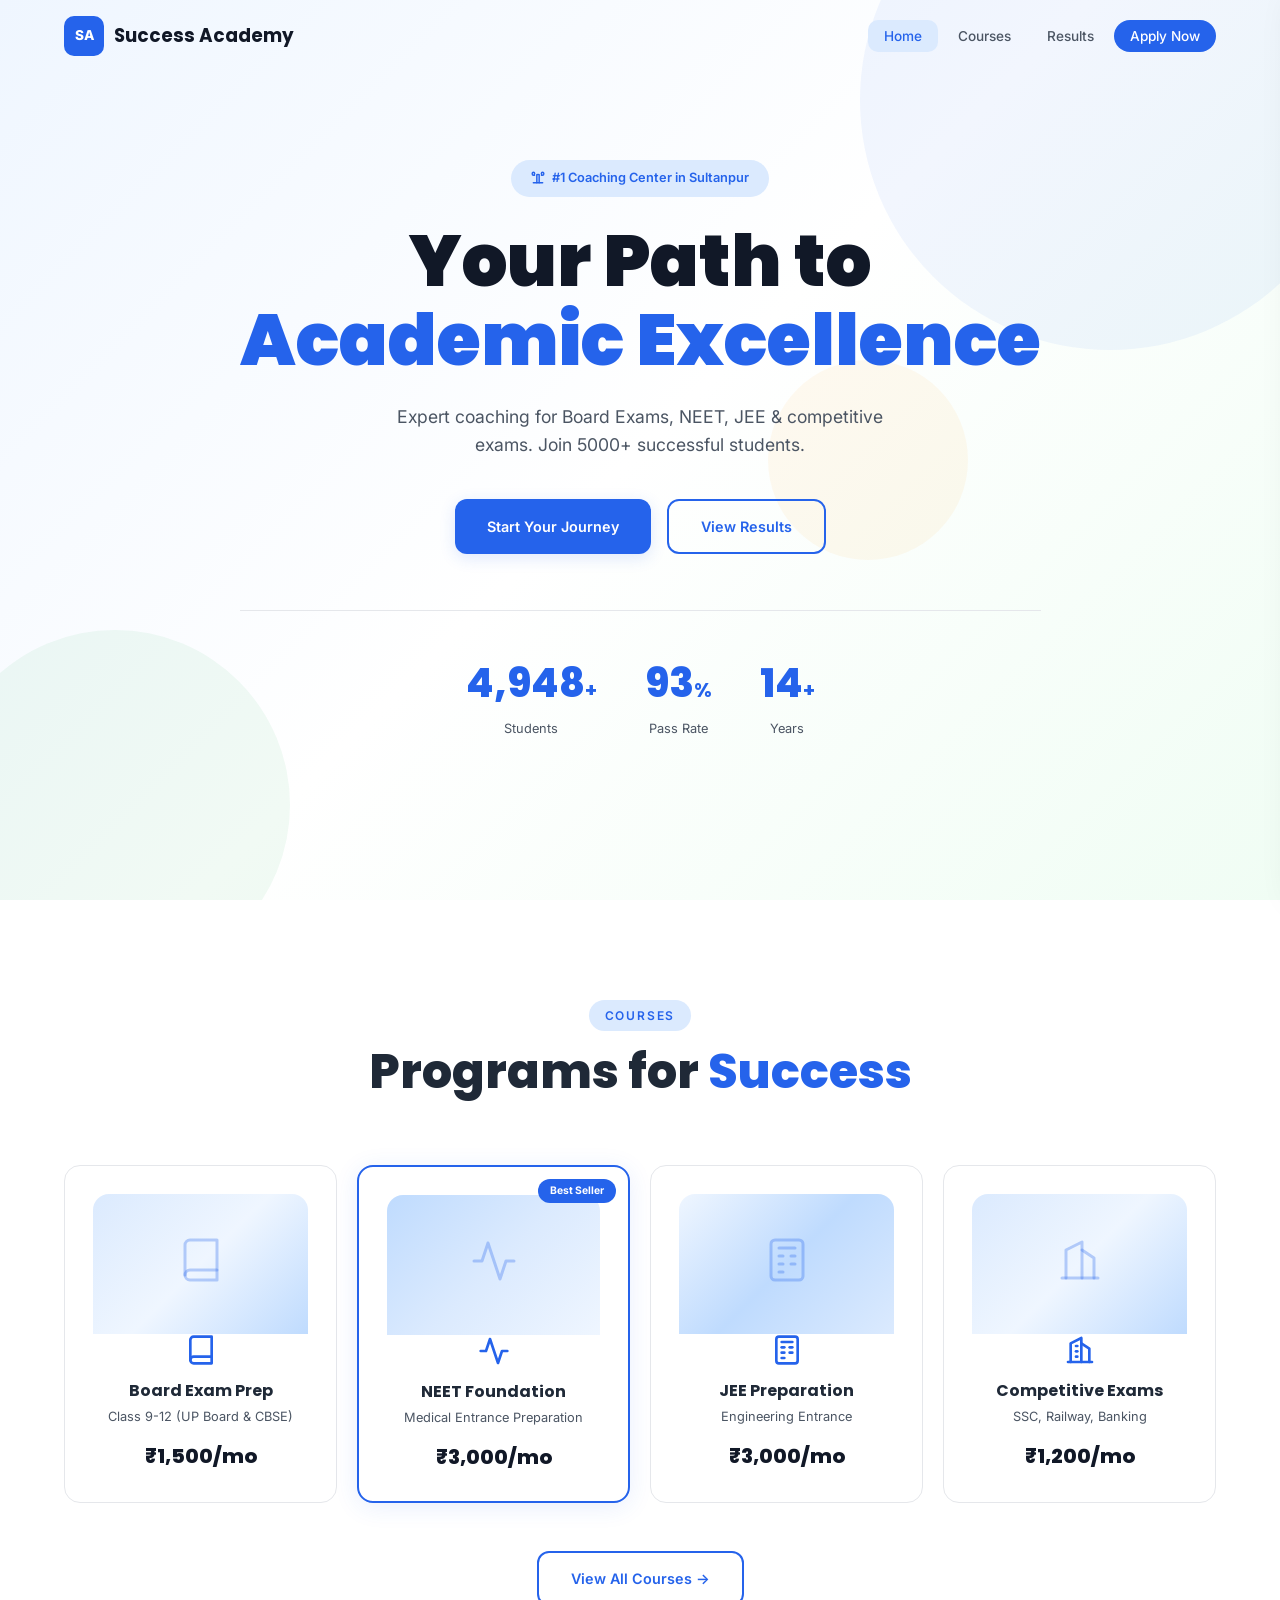
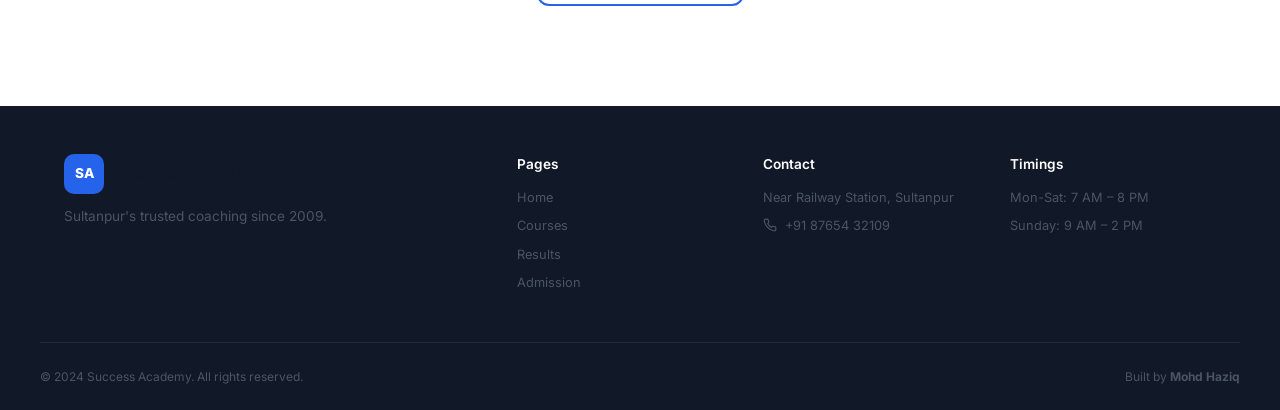
<file: index.html>
<!DOCTYPE html>
<html lang="en">
<head>
  <meta charset="UTF-8" /><meta name="viewport" content="width=device-width, initial-scale=1.0" />
  <title>Success Academy — Excel in Every Exam</title>
  <link rel="stylesheet" href="css/style.css" />
  <link href="https://fonts.googleapis.com/css2?family=Poppins:wght@400;500;600;700;800;900&family=Inter:wght@300;400;500;600;700&display=swap" rel="stylesheet" />
</head>
<body>
  <div class="sidebar-overlay" id="sidebarOverlay"></div>
  <aside class="sidebar" id="sidebar">
    <div class="sidebar-header">
      <div class="sidebar-logo">SA</div><span>Success Academy</span>
      <button class="sidebar-close" id="sidebarClose">✕</button>
    </div>
    <nav class="sidebar-nav">
      <a href="index.html" class="sidebar-link active"><span class="s-num">01</span>Home</a>
      <a href="pages/courses.html" class="sidebar-link"><span class="s-num">02</span>Courses</a>
      <a href="pages/results.html" class="sidebar-link"><span class="s-num">03</span>Results</a>
      <a href="pages/admission.html" class="sidebar-link"><span class="s-num">04</span>Admission</a>
    </nav>
    <div class="sidebar-footer">
      <div class="sidebar-badge"><svg width="14" height="14" viewBox="0 0 24 24" fill="none" stroke="var(--blue)" stroke-width="2" stroke-linecap="round" stroke-linejoin="round" style="vertical-align:-2px;margin-right:4px"><path d="M22 10v6M2 10l10-5 10 5-10 5z"/><path d="M6 12v5c3 3 9 3 12 0v-5"/></svg>3 Free Demo Classes</div>
      <a href="pages/admission.html" class="sidebar-cta">Apply Now</a>
    </div>
  </aside>
  <nav class="navbar" id="navbar">
    <div class="nav-container">
      <a href="index.html" class="nav-brand"><div class="brand-icon">SA</div><span class="brand-text">Success Academy</span></a>
      <ul class="nav-links" id="navLinks">
        <li><a href="index.html" class="nav-link active">Home</a></li>
        <li><a href="pages/courses.html" class="nav-link">Courses</a></li>
        <li><a href="pages/results.html" class="nav-link">Results</a></li>
        <li><a href="pages/admission.html" class="nav-link nav-cta">Apply Now</a></li>
      </ul>
      <button class="hamburger" id="hamburger" aria-label="Open menu"><span class="h-bar"></span><span class="h-bar h-mid"></span><span class="h-bar"></span></button>
    </div>
  </nav>

  <section class="hero">
    <div class="hero-shapes"><div class="shape s1"></div><div class="shape s2"></div><div class="shape s3"></div></div>
    <div class="container hero-content">
      <div class="hero-badge" data-fade><svg width="14" height="14" viewBox="0 0 24 24" fill="none" stroke="var(--blue)" stroke-width="2.5" stroke-linecap="round" stroke-linejoin="round" style="vertical-align:-2px;margin-right:4px"><path d="M6 9H4.5a2.5 2.5 0 0 1 0-5C7 4 6 7 6 7"/><path d="M18 9h1.5a2.5 2.5 0 0 0 0-5C17 4 18 7 18 7"/><path d="M4 22h16"/><path d="M10 22V8a6 6 0 0 1 4 0v14"/></svg> #1 Coaching Center in Sultanpur</div>
      <h1 class="hero-title" data-fade data-delay="150">Your Path to<br/><span class="hl">Academic Excellence</span></h1>
      <p class="hero-desc" data-fade data-delay="300">Expert coaching for Board Exams, NEET, JEE & competitive exams. Join 5000+ successful students.</p>
      <div class="hero-actions" data-fade data-delay="450">
        <a href="pages/admission.html" class="btn btn-primary">Start Your Journey</a>
        <a href="pages/results.html" class="btn btn-outline">View Results</a>
      </div>
      <div class="hero-stats" data-fade data-delay="600">
        <div class="hs"><span class="hs-n" data-count="5000">0</span><span class="hs-p">+</span><span class="hs-l">Students</span></div>
        <div class="hs"><span class="hs-n" data-count="95">0</span><span class="hs-p">%</span><span class="hs-l">Pass Rate</span></div>
        <div class="hs"><span class="hs-n" data-count="15">0</span><span class="hs-p">+</span><span class="hs-l">Years</span></div>
      </div>
    </div>
  </section>

  <section class="preview-courses section">
    <div class="container">
      <div class="section-header" data-fade><span class="section-tag">Courses</span><h2 class="section-title">Programs for <span class="hl">Success</span></h2></div>
      <div class="pc-grid">
        <div class="pc-card" data-fade><div class="pc-img-wrap board-bg"><div class="pc-img-icon"><svg width="48" height="48" viewBox="0 0 24 24" fill="none" stroke="rgba(37,99,235,.3)" stroke-width="1.5" stroke-linecap="round" stroke-linejoin="round"><path d="M4 19.5A2.5 2.5 0 0 1 6.5 17H20"/><path d="M6.5 2H20v20H6.5A2.5 2.5 0 0 1 4 19.5v-15A2.5 2.5 0 0 1 6.5 2z"/></svg></div></div><div class="pc-icon"><svg width="32" height="32" viewBox="0 0 24 24" fill="none" stroke="var(--blue)" stroke-width="2" stroke-linecap="round" stroke-linejoin="round"><path d="M4 19.5A2.5 2.5 0 0 1 6.5 17H20"/><path d="M6.5 2H20v20H6.5A2.5 2.5 0 0 1 4 19.5v-15A2.5 2.5 0 0 1 6.5 2z"/></svg></div><h3>Board Exam Prep</h3><p>Class 9-12 (UP Board & CBSE)</p><span class="pc-price">₹1,500/mo</span></div>
        <div class="pc-card featured" data-fade data-delay="100"><div class="pc-img-wrap neet-bg"><div class="pc-img-icon"><svg width="48" height="48" viewBox="0 0 24 24" fill="none" stroke="rgba(37,99,235,.3)" stroke-width="1.5" stroke-linecap="round" stroke-linejoin="round"><path d="M22 12h-4l-3 9L9 3l-3 9H2"/></svg></div></div><div class="pc-icon"><svg width="32" height="32" viewBox="0 0 24 24" fill="none" stroke="var(--blue)" stroke-width="2" stroke-linecap="round" stroke-linejoin="round"><path d="M22 12h-4l-3 9L9 3l-3 9H2"/></svg></div><div class="pc-badge">Best Seller</div><h3>NEET Foundation</h3><p>Medical Entrance Preparation</p><span class="pc-price">₹3,000/mo</span></div>
        <div class="pc-card" data-fade data-delay="200"><div class="pc-img-wrap jee-bg"><div class="pc-img-icon"><svg width="48" height="48" viewBox="0 0 24 24" fill="none" stroke="rgba(37,99,235,.3)" stroke-width="1.5" stroke-linecap="round" stroke-linejoin="round"><rect x="4" y="2" width="16" height="20" rx="2"/><line x1="8" y1="6" x2="16" y2="6"/><line x1="8" y1="10" x2="10" y2="10"/><line x1="14" y1="10" x2="16" y2="10"/><line x1="8" y1="14" x2="10" y2="14"/><line x1="14" y1="14" x2="16" y2="14"/><line x1="8" y1="18" x2="10" y2="18"/></svg></div></div><div class="pc-icon"><svg width="32" height="32" viewBox="0 0 24 24" fill="none" stroke="var(--blue)" stroke-width="2" stroke-linecap="round" stroke-linejoin="round"><rect x="4" y="2" width="16" height="20" rx="2"/><line x1="8" y1="6" x2="16" y2="6"/><line x1="8" y1="10" x2="10" y2="10"/><line x1="14" y1="10" x2="16" y2="10"/><line x1="8" y1="14" x2="10" y2="14"/><line x1="14" y1="14" x2="16" y2="14"/><line x1="8" y1="18" x2="10" y2="18"/></svg></div><h3>JEE Preparation</h3><p>Engineering Entrance</p><span class="pc-price">₹3,000/mo</span></div>
        <div class="pc-card" data-fade data-delay="300"><div class="pc-img-wrap comp-bg"><div class="pc-img-icon"><svg width="48" height="48" viewBox="0 0 24 24" fill="none" stroke="rgba(37,99,235,.3)" stroke-width="1.5" stroke-linecap="round" stroke-linejoin="round"><path d="M3 21h18"/><path d="M5 21V7l8-4v18"/><path d="M19 21V11l-6-4"/></svg></div></div><div class="pc-icon"><svg width="32" height="32" viewBox="0 0 24 24" fill="none" stroke="var(--blue)" stroke-width="2" stroke-linecap="round" stroke-linejoin="round"><path d="M3 21h18"/><path d="M5 21V7l8-4v18"/><path d="M19 21V11l-6-4"/><path d="M9 9h1"/><path d="M9 13h1"/><path d="M9 17h1"/></svg></div><h3>Competitive Exams</h3><p>SSC, Railway, Banking</p><span class="pc-price">₹1,200/mo</span></div>
      </div>
      <div class="section-cta" data-fade><a href="pages/courses.html" class="btn btn-outline">View All Courses →</a></div>
    </div>
  </section>

  <footer class="footer">
    <div class="container footer-grid">
      <div class="footer-brand"><div class="nav-brand"><div class="brand-icon">SA</div><span class="brand-text">Success Academy</span></div><p>Sultanpur's trusted coaching since 2009.</p></div>
      <div class="footer-col"><h4>Pages</h4><a href="index.html">Home</a><a href="pages/courses.html">Courses</a><a href="pages/results.html">Results</a><a href="pages/admission.html">Admission</a></div>
      <div class="footer-col"><h4>Contact</h4><p>Near Railway Station, Sultanpur</p><p><svg width="14" height="14" viewBox="0 0 24 24" fill="none" stroke="currentColor" stroke-width="2" stroke-linecap="round" stroke-linejoin="round" style="vertical-align:-2px;margin-right:4px"><path d="M22 16.92v3a2 2 0 0 1-2.18 2 19.79 19.79 0 0 1-8.63-3.07 19.5 19.5 0 0 1-6-6 19.79 19.79 0 0 1-3.07-8.67A2 2 0 0 1 4.11 2h3a2 2 0 0 1 2 1.72c.127.96.361 1.903.7 2.81a2 2 0 0 1-.45 2.11L8.09 9.91a16 16 0 0 0 6 6l1.27-1.27a2 2 0 0 1 2.11-.45c.907.339 1.85.573 2.81.7A2 2 0 0 1 22 16.92z"/></svg> +91 87654 32109</p></div>
      <div class="footer-col"><h4>Timings</h4><p>Mon-Sat: 7 AM – 8 PM</p><p>Sunday: 9 AM – 2 PM</p></div>
    </div>
    <div class="container footer-bottom"><p>© 2024 Success Academy. All rights reserved.</p><p>Built by <strong>Mohd Haziq</strong></p></div>
  </footer>
  <button class="back-to-top" id="backToTop">↑</button>
  <script src="js/main.js"></script>
</body>
</html>
</file>
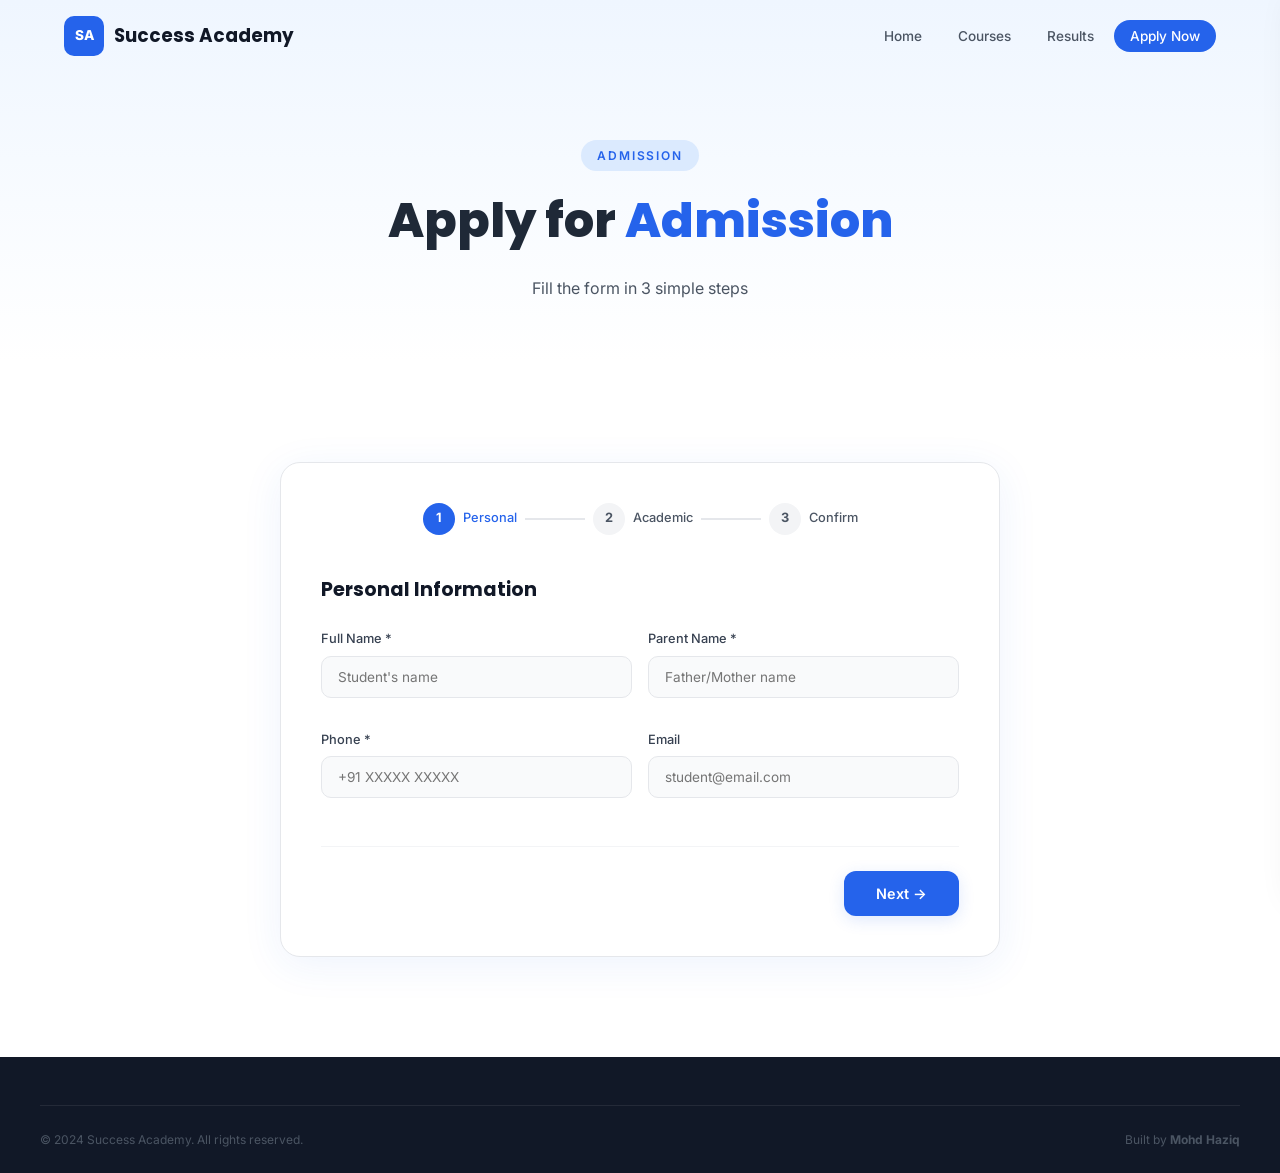
<file: pages/admission.html>
<!DOCTYPE html>
<html lang="en">
<head>
  <meta charset="UTF-8" /><meta name="viewport" content="width=device-width, initial-scale=1.0" />
  <title>Admission — Success Academy</title>
  <link rel="stylesheet" href="../css/style.css" />
  <link href="https://fonts.googleapis.com/css2?family=Poppins:wght@400;500;600;700;800;900&family=Inter:wght@300;400;500;600;700&display=swap" rel="stylesheet" />
</head>
<body>
  <div class="sidebar-overlay" id="sidebarOverlay"></div>
  <aside class="sidebar" id="sidebar">
    <div class="sidebar-header"><div class="sidebar-logo">SA</div><span>Success Academy</span><button class="sidebar-close" id="sidebarClose">✕</button></div>
    <nav class="sidebar-nav">
      <a href="../index.html" class="sidebar-link"><span class="s-num">01</span>Home</a>
      <a href="courses.html" class="sidebar-link"><span class="s-num">02</span>Courses</a>
      <a href="results.html" class="sidebar-link"><span class="s-num">03</span>Results</a>
      <a href="admission.html" class="sidebar-link active"><span class="s-num">04</span>Admission</a>
    </nav>
    <div class="sidebar-footer"><div class="sidebar-badge"><svg width="14" height="14" viewBox="0 0 24 24" fill="none" stroke="var(--blue)" stroke-width="2" stroke-linecap="round" stroke-linejoin="round" style="vertical-align:-2px;margin-right:4px"><path d="M22 10v6M2 10l10-5 10 5-10 5z"/><path d="M6 12v5c3 3 9 3 12 0v-5"/></svg>3 Free Demo Classes</div><a href="admission.html" class="sidebar-cta">Apply Now</a></div>
  </aside>
  <nav class="navbar scrolled" id="navbar">
    <div class="nav-container">
      <a href="../index.html" class="nav-brand"><div class="brand-icon">SA</div><span class="brand-text">Success Academy</span></a>
      <ul class="nav-links" id="navLinks"><li><a href="../index.html" class="nav-link">Home</a></li><li><a href="courses.html" class="nav-link">Courses</a></li><li><a href="results.html" class="nav-link">Results</a></li><li><a href="admission.html" class="nav-link nav-cta active">Apply Now</a></li></ul>
      <button class="hamburger" id="hamburger"><span class="h-bar"></span><span class="h-bar h-mid"></span><span class="h-bar"></span></button>
    </div>
  </nav>
  <section class="page-hero"><div class="container"><span class="section-tag" data-fade>Admission</span><h1 class="page-title" data-fade data-delay="200">Apply for <span class="hl">Admission</span></h1><p class="page-desc" data-fade data-delay="400">Fill the form in 3 simple steps</p></div></section>
  <section class="admission-section section">
    <div class="container">
      <div class="form-wrap" data-fade>
        <div class="steps">
          <div class="step active" data-step="1"><span>1</span>Personal</div>
          <div class="step-line"></div>
          <div class="step" data-step="2"><span>2</span>Academic</div>
          <div class="step-line"></div>
          <div class="step" data-step="3"><span>3</span>Confirm</div>
        </div>
        <form id="admissionForm">
          <div class="form-step active" data-step="1">
            <h3>Personal Information</h3>
            <div class="fg-grid"><div class="fg"><label>Full Name *</label><input type="text" id="fullName" required placeholder="Student's name" /></div><div class="fg"><label>Parent Name *</label><input type="text" id="parentName" required placeholder="Father/Mother name" /></div><div class="fg"><label>Phone *</label><input type="tel" id="phone" required placeholder="+91 XXXXX XXXXX" /></div><div class="fg"><label>Email</label><input type="email" id="email" placeholder="student@email.com" /></div></div>
            <div class="form-nav"><span></span><button type="button" class="btn btn-primary next-step">Next →</button></div>
          </div>
          <div class="form-step" data-step="2">
            <h3>Academic Details</h3>
            <div class="fg-grid"><div class="fg"><label>Class *</label><select id="class" required><option value="">Select</option><option>9th</option><option>10th</option><option>11th</option><option>12th</option><option>Dropper</option></select></div><div class="fg"><label>Board *</label><select id="board" required><option value="">Select</option><option>UP Board</option><option>CBSE</option></select></div><div class="fg"><label>Course *</label><select id="course" required><option value="">Select</option><option>Board Exam Prep</option><option>NEET Foundation</option><option>JEE Preparation</option><option>Competitive Exams</option></select></div><div class="fg"><label>Batch</label><select id="batch"><option value="">Any</option><option>Morning (7-10 AM)</option><option>Afternoon (2-5 PM)</option><option>Evening (5-8 PM)</option></select></div></div>
            <div class="form-nav"><button type="button" class="btn btn-outline prev-step">← Back</button><button type="button" class="btn btn-primary next-step">Next →</button></div>
          </div>
          <div class="form-step" data-step="3">
            <h3>Review & Confirm</h3>
            <div id="reviewSummary" class="review-summary"></div>
            <label class="check-label"><input type="checkbox" id="agreeTerms" required /><span>I confirm the information is correct.</span></label>
            <div class="form-nav"><button type="button" class="btn btn-outline prev-step">← Back</button><button type="submit" class="btn btn-primary">Submit Application</button></div>
          </div>
        </form>
      </div>
    </div>
  </section>
  <footer class="footer"><div class="container footer-bottom"><p>© 2024 Success Academy. All rights reserved.</p><p>Built by <strong>Mohd Haziq</strong></p></div></footer>
  <div id="toast" class="toast"></div>
  <script src="../js/main.js"></script>
</body>
</html>
</file>
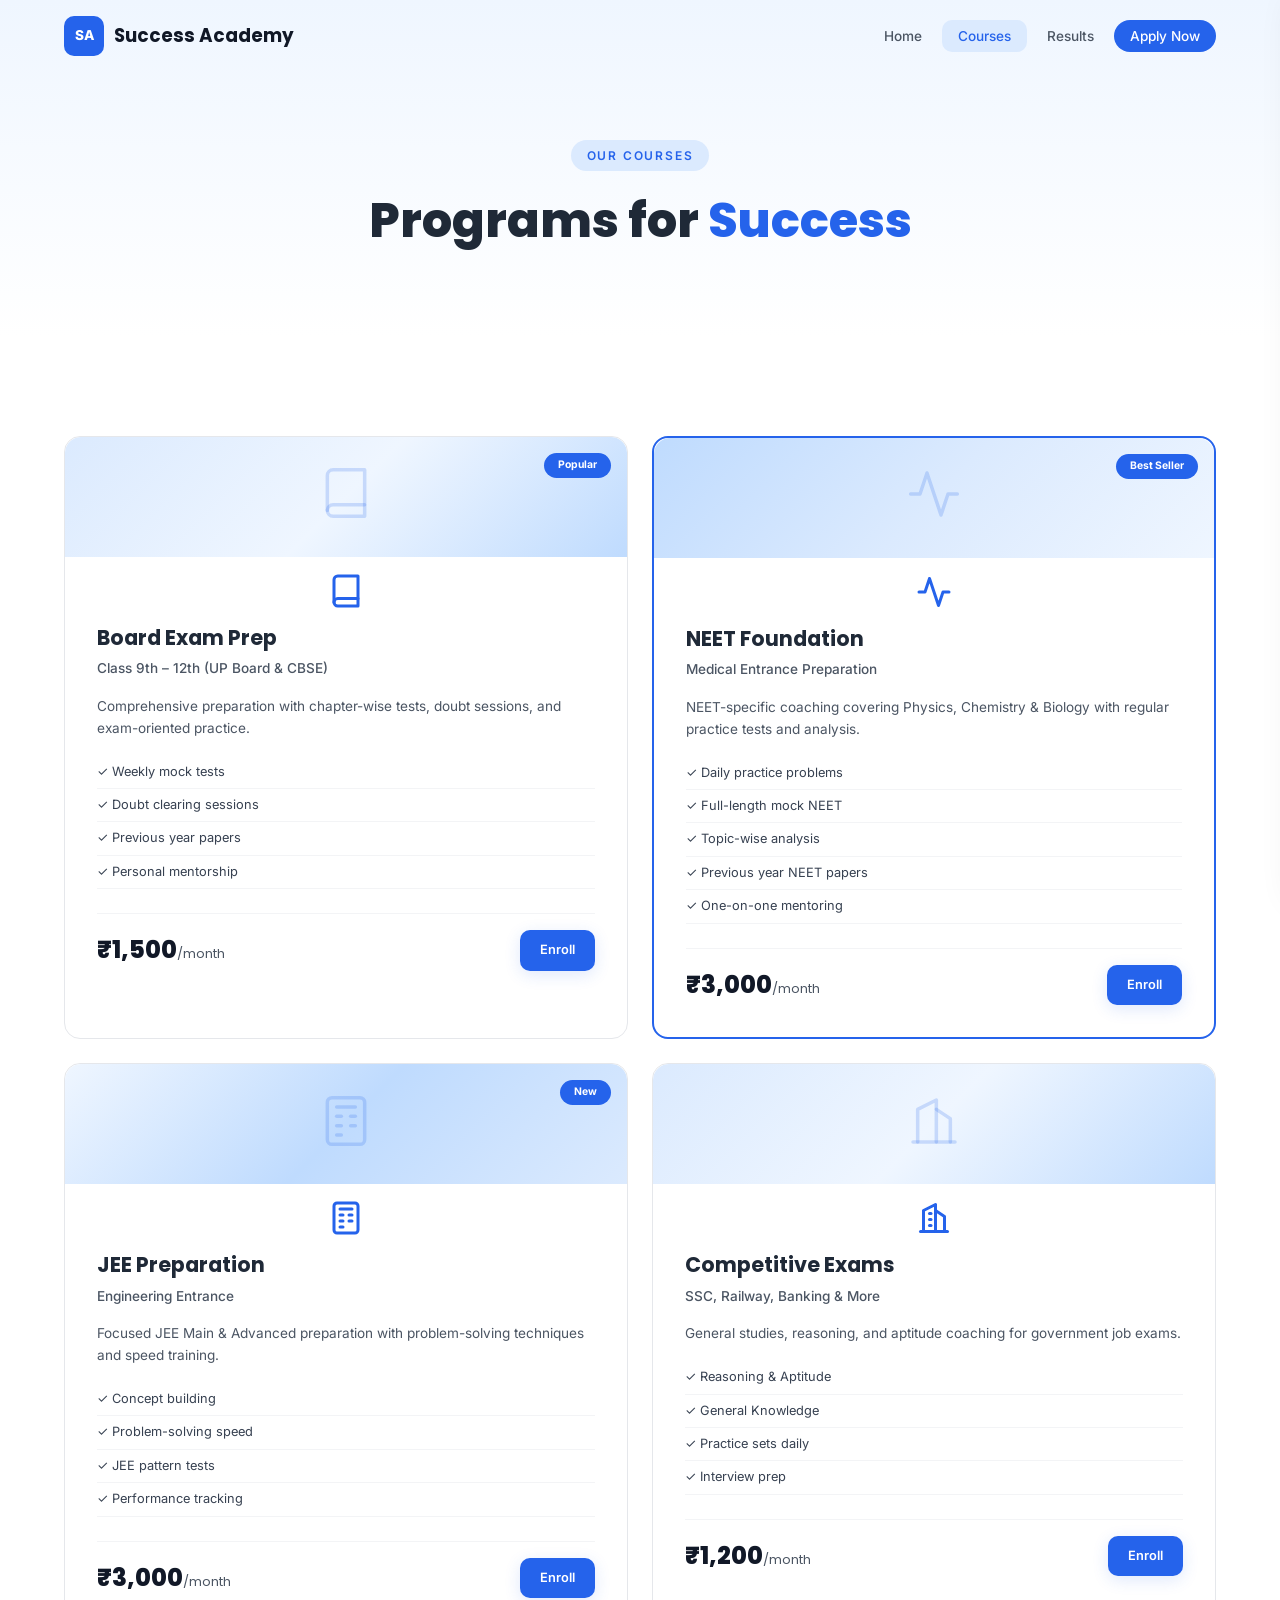
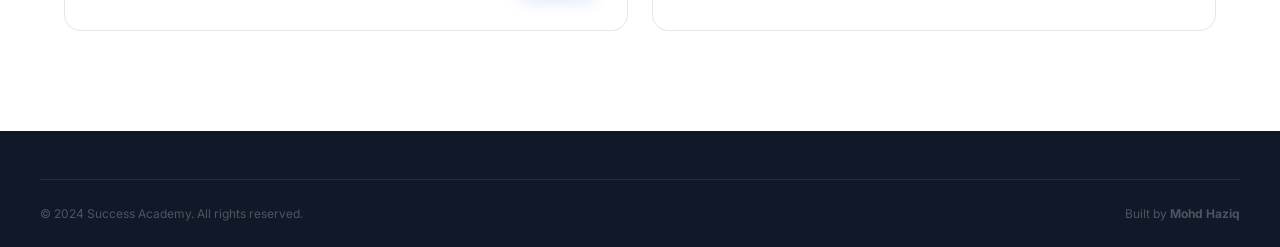
<file: pages/courses.html>
<!DOCTYPE html>
<html lang="en">
<head>
  <meta charset="UTF-8" /><meta name="viewport" content="width=device-width, initial-scale=1.0" />
  <title>Courses — Success Academy</title>
  <link rel="stylesheet" href="../css/style.css" />
  <link href="https://fonts.googleapis.com/css2?family=Poppins:wght@400;500;600;700;800;900&family=Inter:wght@300;400;500;600;700&display=swap" rel="stylesheet" />
</head>
<body>
  <div class="sidebar-overlay" id="sidebarOverlay"></div>
  <aside class="sidebar" id="sidebar">
    <div class="sidebar-header"><div class="sidebar-logo">SA</div><span>Success Academy</span><button class="sidebar-close" id="sidebarClose">✕</button></div>
    <nav class="sidebar-nav">
      <a href="../index.html" class="sidebar-link"><span class="s-num">01</span>Home</a>
      <a href="courses.html" class="sidebar-link active"><span class="s-num">02</span>Courses</a>
      <a href="results.html" class="sidebar-link"><span class="s-num">03</span>Results</a>
      <a href="admission.html" class="sidebar-link"><span class="s-num">04</span>Admission</a>
    </nav>
    <div class="sidebar-footer"><div class="sidebar-badge"><svg width="14" height="14" viewBox="0 0 24 24" fill="none" stroke="var(--blue)" stroke-width="2" stroke-linecap="round" stroke-linejoin="round" style="vertical-align:-2px;margin-right:4px"><path d="M22 10v6M2 10l10-5 10 5-10 5z"/><path d="M6 12v5c3 3 9 3 12 0v-5"/></svg>3 Free Demo Classes</div><a href="admission.html" class="sidebar-cta">Apply Now</a></div>
  </aside>
  <nav class="navbar scrolled" id="navbar">
    <div class="nav-container">
      <a href="../index.html" class="nav-brand"><div class="brand-icon">SA</div><span class="brand-text">Success Academy</span></a>
      <ul class="nav-links" id="navLinks"><li><a href="../index.html" class="nav-link">Home</a></li><li><a href="courses.html" class="nav-link active">Courses</a></li><li><a href="results.html" class="nav-link">Results</a></li><li><a href="admission.html" class="nav-link nav-cta">Apply Now</a></li></ul>
      <button class="hamburger" id="hamburger"><span class="h-bar"></span><span class="h-bar h-mid"></span><span class="h-bar"></span></button>
    </div>
  </nav>
  <section class="page-hero"><div class="container"><span class="section-tag" data-fade>Our Courses</span><h1 class="page-title" data-fade data-delay="200">Programs for <span class="hl">Success</span></h1></div></section>
  <section class="courses-section section">
    <div class="container">
      <div class="course-detail-grid">
        <div class="course-detail" data-fade>
          <div class="cd-img-wrap cd-board-bg"><div class="cd-img-icon"><svg width="56" height="56" viewBox="0 0 24 24" fill="none" stroke="rgba(37,99,235,.2)" stroke-width="1.5" stroke-linecap="round" stroke-linejoin="round"><path d="M4 19.5A2.5 2.5 0 0 1 6.5 17H20"/><path d="M6.5 2H20v20H6.5A2.5 2.5 0 0 1 4 19.5v-15A2.5 2.5 0 0 1 6.5 2z"/></svg></div></div>
          <div class="cd-icon"><svg width="36" height="36" viewBox="0 0 24 24" fill="none" stroke="var(--blue)" stroke-width="2" stroke-linecap="round" stroke-linejoin="round"><path d="M4 19.5A2.5 2.5 0 0 1 6.5 17H20"/><path d="M6.5 2H20v20H6.5A2.5 2.5 0 0 1 4 19.5v-15A2.5 2.5 0 0 1 6.5 2z"/></svg></div><div class="cd-badge">Popular</div>
          <h3>Board Exam Prep</h3><p class="cd-sub">Class 9th – 12th (UP Board & CBSE)</p>
          <p>Comprehensive preparation with chapter-wise tests, doubt sessions, and exam-oriented practice.</p>
          <ul class="cd-features"><li>✓ Weekly mock tests</li><li>✓ Doubt clearing sessions</li><li>✓ Previous year papers</li><li>✓ Personal mentorship</li></ul>
          <div class="cd-footer"><span class="cd-price">₹1,500<span>/month</span></span><a href="admission.html" class="btn btn-sm btn-primary">Enroll</a></div>
        </div>
        <div class="course-detail featured" data-fade data-delay="100">
          <div class="cd-img-wrap cd-neet-bg"><div class="cd-img-icon"><svg width="56" height="56" viewBox="0 0 24 24" fill="none" stroke="rgba(37,99,235,.2)" stroke-width="1.5" stroke-linecap="round" stroke-linejoin="round"><path d="M22 12h-4l-3 9L9 3l-3 9H2"/></svg></div></div>
          <div class="cd-icon"><svg width="36" height="36" viewBox="0 0 24 24" fill="none" stroke="var(--blue)" stroke-width="2" stroke-linecap="round" stroke-linejoin="round"><path d="M22 12h-4l-3 9L9 3l-3 9H2"/></svg></div><div class="cd-badge">Best Seller</div>
          <h3>NEET Foundation</h3><p class="cd-sub">Medical Entrance Preparation</p>
          <p>NEET-specific coaching covering Physics, Chemistry & Biology with regular practice tests and analysis.</p>
          <ul class="cd-features"><li>✓ Daily practice problems</li><li>✓ Full-length mock NEET</li><li>✓ Topic-wise analysis</li><li>✓ Previous year NEET papers</li><li>✓ One-on-one mentoring</li></ul>
          <div class="cd-footer"><span class="cd-price">₹3,000<span>/month</span></span><a href="admission.html" class="btn btn-sm btn-primary">Enroll</a></div>
        </div>
        <div class="course-detail" data-fade data-delay="200">
          <div class="cd-img-wrap cd-jee-bg"><div class="cd-img-icon"><svg width="56" height="56" viewBox="0 0 24 24" fill="none" stroke="rgba(37,99,235,.2)" stroke-width="1.5" stroke-linecap="round" stroke-linejoin="round"><rect x="4" y="2" width="16" height="20" rx="2"/><line x1="8" y1="6" x2="16" y2="6"/><line x1="8" y1="10" x2="10" y2="10"/><line x1="14" y1="10" x2="16" y2="10"/><line x1="8" y1="14" x2="10" y2="14"/><line x1="14" y1="14" x2="16" y2="14"/><line x1="8" y1="18" x2="10" y2="18"/></svg></div></div>
          <div class="cd-icon"><svg width="36" height="36" viewBox="0 0 24 24" fill="none" stroke="var(--blue)" stroke-width="2" stroke-linecap="round" stroke-linejoin="round"><rect x="4" y="2" width="16" height="20" rx="2"/><line x1="8" y1="6" x2="16" y2="6"/><line x1="8" y1="10" x2="10" y2="10"/><line x1="14" y1="10" x2="16" y2="10"/><line x1="8" y1="14" x2="10" y2="14"/><line x1="14" y1="14" x2="16" y2="14"/><line x1="8" y1="18" x2="10" y2="18"/></svg></div><div class="cd-badge">New</div>
          <h3>JEE Preparation</h3><p class="cd-sub">Engineering Entrance</p>
          <p>Focused JEE Main & Advanced preparation with problem-solving techniques and speed training.</p>
          <ul class="cd-features"><li>✓ Concept building</li><li>✓ Problem-solving speed</li><li>✓ JEE pattern tests</li><li>✓ Performance tracking</li></ul>
          <div class="cd-footer"><span class="cd-price">₹3,000<span>/month</span></span><a href="admission.html" class="btn btn-sm btn-primary">Enroll</a></div>
        </div>
        <div class="course-detail" data-fade data-delay="300">
          <div class="cd-img-wrap cd-comp-bg"><div class="cd-img-icon"><svg width="56" height="56" viewBox="0 0 24 24" fill="none" stroke="rgba(37,99,235,.2)" stroke-width="1.5" stroke-linecap="round" stroke-linejoin="round"><path d="M3 21h18"/><path d="M5 21V7l8-4v18"/><path d="M19 21V11l-6-4"/></svg></div></div>
          <div class="cd-icon"><svg width="36" height="36" viewBox="0 0 24 24" fill="none" stroke="var(--blue)" stroke-width="2" stroke-linecap="round" stroke-linejoin="round"><path d="M3 21h18"/><path d="M5 21V7l8-4v18"/><path d="M19 21V11l-6-4"/><path d="M9 9h1"/><path d="M9 13h1"/><path d="M9 17h1"/></svg></div>
          <h3>Competitive Exams</h3><p class="cd-sub">SSC, Railway, Banking & More</p>
          <p>General studies, reasoning, and aptitude coaching for government job exams.</p>
          <ul class="cd-features"><li>✓ Reasoning & Aptitude</li><li>✓ General Knowledge</li><li>✓ Practice sets daily</li><li>✓ Interview prep</li></ul>
          <div class="cd-footer"><span class="cd-price">₹1,200<span>/month</span></span><a href="admission.html" class="btn btn-sm btn-primary">Enroll</a></div>
        </div>
      </div>
    </div>
  </section>
  <footer class="footer"><div class="container footer-bottom"><p>© 2024 Success Academy. All rights reserved.</p><p>Built by <strong>Mohd Haziq</strong></p></div></footer>
  <script src="../js/main.js"></script>
</body>
</html>
</file>
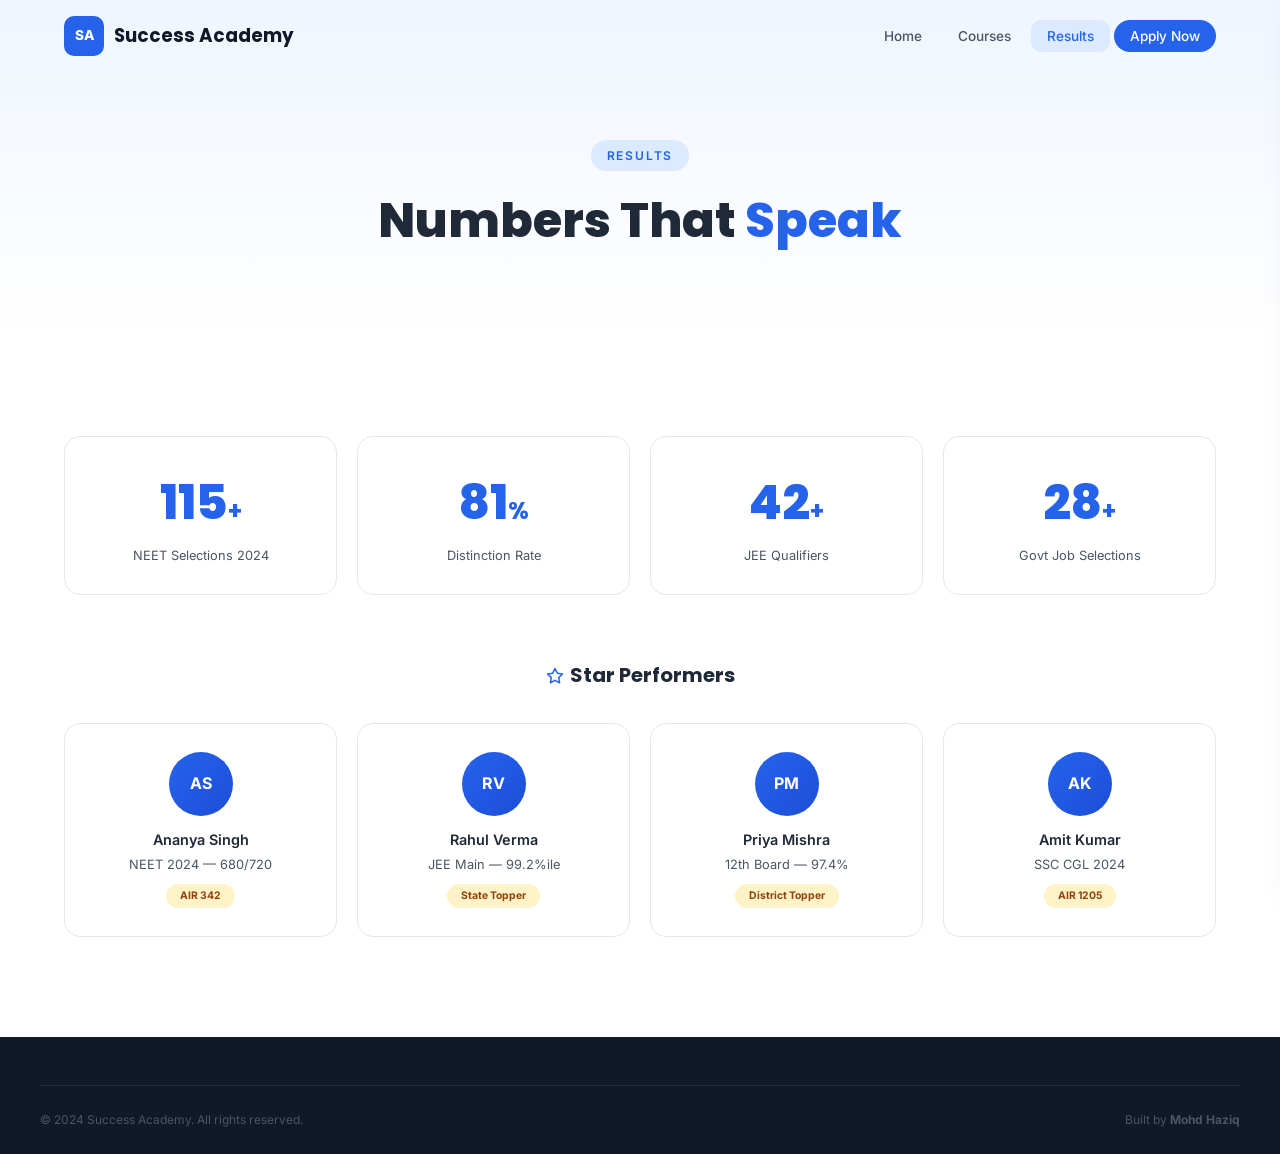
<file: pages/results.html>
<!DOCTYPE html>
<html lang="en">
<head>
  <meta charset="UTF-8" /><meta name="viewport" content="width=device-width, initial-scale=1.0" />
  <title>Results — Success Academy</title>
  <link rel="stylesheet" href="../css/style.css" />
  <link href="https://fonts.googleapis.com/css2?family=Poppins:wght@400;500;600;700;800;900&family=Inter:wght@300;400;500;600;700&display=swap" rel="stylesheet" />
</head>
<body>
  <div class="sidebar-overlay" id="sidebarOverlay"></div>
  <aside class="sidebar" id="sidebar">
    <div class="sidebar-header"><div class="sidebar-logo">SA</div><span>Success Academy</span><button class="sidebar-close" id="sidebarClose">✕</button></div>
    <nav class="sidebar-nav">
      <a href="../index.html" class="sidebar-link"><span class="s-num">01</span>Home</a>
      <a href="courses.html" class="sidebar-link"><span class="s-num">02</span>Courses</a>
      <a href="results.html" class="sidebar-link active"><span class="s-num">03</span>Results</a>
      <a href="admission.html" class="sidebar-link"><span class="s-num">04</span>Admission</a>
    </nav>
    <div class="sidebar-footer"><div class="sidebar-badge"><svg width="14" height="14" viewBox="0 0 24 24" fill="none" stroke="var(--blue)" stroke-width="2" stroke-linecap="round" stroke-linejoin="round" style="vertical-align:-2px;margin-right:4px"><path d="M22 10v6M2 10l10-5 10 5-10 5z"/><path d="M6 12v5c3 3 9 3 12 0v-5"/></svg>3 Free Demo Classes</div><a href="admission.html" class="sidebar-cta">Apply Now</a></div>
  </aside>
  <nav class="navbar scrolled" id="navbar">
    <div class="nav-container">
      <a href="../index.html" class="nav-brand"><div class="brand-icon">SA</div><span class="brand-text">Success Academy</span></a>
      <ul class="nav-links" id="navLinks"><li><a href="../index.html" class="nav-link">Home</a></li><li><a href="courses.html" class="nav-link">Courses</a></li><li><a href="results.html" class="nav-link active">Results</a></li><li><a href="admission.html" class="nav-link nav-cta">Apply Now</a></li></ul>
      <button class="hamburger" id="hamburger"><span class="h-bar"></span><span class="h-bar h-mid"></span><span class="h-bar"></span></button>
    </div>
  </nav>
  <section class="page-hero"><div class="container"><span class="section-tag" data-fade>Results</span><h1 class="page-title" data-fade data-delay="200">Numbers That <span class="hl">Speak</span></h1></div></section>
  <section class="results-section section">
    <div class="container">
      <div class="result-stats" data-fade>
        <div class="rs"><span class="rs-n" data-count="120">0</span><span class="rs-p">+</span><span class="rs-l">NEET Selections 2024</span></div>
        <div class="rs"><span class="rs-n" data-count="85">0</span><span class="rs-p">%</span><span class="rs-l">Distinction Rate</span></div>
        <div class="rs"><span class="rs-n" data-count="45">0</span><span class="rs-p">+</span><span class="rs-l">JEE Qualifiers</span></div>
        <div class="rs"><span class="rs-n" data-count="30">0</span><span class="rs-p">+</span><span class="rs-l">Govt Job Selections</span></div>
      </div>
      <h3 class="toppers-title" data-fade><svg width="18" height="18" viewBox="0 0 24 24" fill="none" stroke="var(--blue)" stroke-width="2" stroke-linecap="round" stroke-linejoin="round" style="vertical-align:-3px;margin-right:6px"><polygon points="12 2 15.09 8.26 22 9.27 17 14.14 18.18 21.02 12 17.77 5.82 21.02 7 14.14 2 9.27 8.91 8.26 12 2"/></svg>Star Performers</h3>
      <div class="toppers-grid" data-fade>
        <div class="topper"><div class="topper-av">AS</div><h4>Ananya Singh</h4><p>NEET 2024 — 680/720</p><span class="topper-rank">AIR 342</span></div>
        <div class="topper"><div class="topper-av">RV</div><h4>Rahul Verma</h4><p>JEE Main — 99.2%ile</p><span class="topper-rank">State Topper</span></div>
        <div class="topper"><div class="topper-av">PM</div><h4>Priya Mishra</h4><p>12th Board — 97.4%</p><span class="topper-rank">District Topper</span></div>
        <div class="topper"><div class="topper-av">AK</div><h4>Amit Kumar</h4><p>SSC CGL 2024</p><span class="topper-rank">AIR 1205</span></div>
      </div>
    </div>
  </section>
  <footer class="footer"><div class="container footer-bottom"><p>© 2024 Success Academy. All rights reserved.</p><p>Built by <strong>Mohd Haziq</strong></p></div></footer>
  <script src="../js/main.js"></script>
</body>
</html>
</file>
<file: css/style.css>
/* Success Academy — Blue & White Trust Theme */
*,*::before,*::after{margin:0;padding:0;box-sizing:border-box}
:root{--blue:#2563eb;--blue-d:#1d4ed8;--blue-l:#dbeafe;--blue-s:#eff6ff;--green:#16a34a;--orange:#f59e0b;--white:#fff;--g50:#f9fafb;--g100:#f3f4f6;--g200:#e5e7eb;--g600:#4b5563;--g700:#374151;--g800:#1f2937;--g900:#111827;--ff:'Poppins',system-ui,sans-serif;--fb:'Inter',system-ui,sans-serif;--tr:.3s cubic-bezier(.4,0,.2,1)}
html{scroll-behavior:smooth}
body{font-family:var(--fb);background:var(--white);color:var(--g800);line-height:1.6;overflow-x:hidden}
.hl{color:var(--blue)}
.container{max-width:1200px;margin:0 auto;padding:0 24px}
.section{padding:100px 0}
.section-header{text-align:center;margin-bottom:64px}
.section-tag{display:inline-block;font-size:.75rem;font-weight:600;letter-spacing:.15em;text-transform:uppercase;color:var(--blue);margin-bottom:12px;padding:6px 16px;background:var(--blue-l);border-radius:100px}
.section-title{font-family:var(--ff);font-size:clamp(2rem,4vw,3rem);font-weight:800;line-height:1.2;margin-bottom:16px}
.section-cta{text-align:center;margin-top:48px}

/* Buttons */
.btn{display:inline-flex;align-items:center;justify-content:center;gap:8px;padding:14px 32px;border-radius:12px;font-family:var(--fb);font-size:.9rem;font-weight:600;cursor:pointer;transition:var(--tr);text-decoration:none;border:none}
.btn-primary{background:var(--blue);color:#fff;box-shadow:0 4px 16px rgba(37,99,235,.15)}
.btn-primary:hover{background:var(--blue-d);transform:translateY(-2px)}
.btn-outline{background:transparent;color:var(--blue);border:2px solid var(--blue)}
.btn-outline:hover{background:var(--blue-l)}
.btn-sm{padding:10px 20px;font-size:.8rem;border-radius:10px}
.btn-full{width:100%}

/* ── SIDEBAR (Blue Numbered Tabs) ── */
.sidebar-overlay{position:fixed;inset:0;background:rgba(0,0,0,0);z-index:40;transition:background .35s ease;pointer-events:none}
.sidebar-overlay.active{background:rgba(0,0,0,.4);backdrop-filter:blur(4px);pointer-events:auto}
.sidebar{position:fixed;top:0;right:-320px;width:300px;max-width:85vw;height:100vh;background:#fff;z-index:50;transition:right .4s cubic-bezier(.4,0,.2,1);display:flex;flex-direction:column;box-shadow:-8px 0 32px rgba(0,0,0,.08)}
.sidebar.open{right:0}
.sidebar-header{display:flex;align-items:center;gap:12px;padding:20px 24px;border-bottom:1px solid var(--g100)}
.sidebar-logo{width:40px;height:40px;background:var(--blue);border-radius:10px;display:flex;align-items:center;justify-content:center;font-weight:800;font-size:.85rem;color:#fff}
.sidebar-header span{font-family:var(--ff);font-weight:700;font-size:1.1rem;color:var(--g900)}
.sidebar-close{margin-left:auto;background:none;border:none;color:var(--g600);font-size:1.25rem;cursor:pointer;padding:8px;transition:var(--tr)}
.sidebar-close:hover{transform:rotate(90deg);color:var(--blue)}
.sidebar-nav{flex:1;padding:24px 16px;overflow-y:auto}
.sidebar-link{display:flex;align-items:center;gap:14px;padding:14px 16px;border-radius:10px;font-size:.9rem;font-weight:500;color:var(--g600);text-decoration:none;transition:var(--tr);margin-bottom:4px}
.sidebar-link:hover,.sidebar-link.active{color:var(--blue);background:var(--blue-l)}
.s-num{font-family:var(--ff);font-weight:800;font-size:.7rem;background:var(--g100);color:var(--g600);padding:4px 10px;border-radius:6px;min-width:36px;text-align:center;transition:var(--tr)}
.sidebar-link.active .s-num{background:var(--blue);color:#fff}
.sidebar-footer{padding:20px 24px;border-top:1px solid var(--g100)}
.sidebar-badge{display:block;text-align:center;font-size:.75rem;font-weight:600;color:var(--blue);margin-bottom:12px;padding:8px;background:var(--blue-l);border-radius:8px}
.sidebar-cta{display:block;text-align:center;padding:12px;border-radius:10px;background:var(--blue);color:#fff;font-weight:700;font-size:.85rem;text-decoration:none;transition:var(--tr)}
.sidebar-cta:hover{background:var(--blue-d)}

/* ── HAMBURGER (Bar Morph — middle bar shrinks to dot) ── */
.hamburger{display:none;flex-direction:column;align-items:center;justify-content:center;gap:5px;background:none;border:none;cursor:pointer;padding:8px;width:40px;height:40px}
.h-bar{width:24px;height:2.5px;background:var(--g700);border-radius:2px;transition:var(--tr);transform-origin:center}
.h-mid{width:16px}
.hamburger.open .h-bar:nth-child(1){transform:rotate(45deg) translate(5px,5px)}
.hamburger.open .h-bar:nth-child(2){transform:scale(0);opacity:0}
.hamburger.open .h-bar:nth-child(3){transform:rotate(-45deg) translate(5px,-5px)}

/* Navbar */
.navbar{position:fixed;top:0;width:100%;z-index:30;padding:16px 0;transition:var(--tr);background:transparent}
.navbar.scrolled{background:rgba(255,255,255,.95);backdrop-filter:blur(20px);padding:10px 0;box-shadow:0 2px 16px rgba(0,0,0,.06)}
.nav-container{max-width:1200px;margin:0 auto;padding:0 24px;display:flex;align-items:center;justify-content:space-between}
.nav-brand{display:flex;align-items:center;gap:10px;text-decoration:none}
.brand-icon{width:40px;height:40px;background:var(--blue);border-radius:10px;display:flex;align-items:center;justify-content:center;font-weight:800;font-size:.85rem;color:#fff}
.brand-text{font-family:var(--ff);font-weight:700;font-size:1.15rem;color:var(--g900)}
.nav-links{display:flex;align-items:center;gap:4px;list-style:none}
.nav-link{padding:8px 16px;border-radius:10px;font-size:.85rem;font-weight:500;color:var(--g600);text-decoration:none;transition:var(--tr)}
.nav-link:hover,.nav-link.active{color:var(--blue);background:var(--blue-l)}
.nav-cta{background:var(--blue)!important;color:#fff!important;border-radius:100px}

/* Hero */
.hero{min-height:100vh;display:flex;align-items:center;position:relative;overflow:hidden;background:linear-gradient(135deg,#eff6ff,#fff 50%,#f0fdf4)}
.hero-shapes{position:absolute;inset:0;pointer-events:none}
.shape{position:absolute;border-radius:50%;opacity:.06}
.s1{width:500px;height:500px;background:var(--blue);top:-150px;right:-80px}
.s2{width:350px;height:350px;background:var(--green);bottom:-80px;left:-60px}
.s3{width:200px;height:200px;background:var(--orange);top:40%;left:60%}
.hero-content{text-align:center;position:relative;z-index:2}
.hero-badge{display:inline-block;padding:8px 20px;background:var(--blue-l);color:var(--blue);border-radius:100px;font-size:.8rem;font-weight:600;margin-bottom:24px}
.hero-title{font-family:var(--ff);font-size:clamp(2.5rem,6vw,4.5rem);font-weight:900;line-height:1.1;margin-bottom:24px;color:var(--g900)}
.hero-desc{font-size:1.1rem;color:var(--g600);max-width:540px;margin:0 auto 40px}
.hero-actions{display:flex;gap:16px;justify-content:center;flex-wrap:wrap}
.hero-stats{display:flex;justify-content:center;gap:48px;margin-top:56px;padding-top:40px;border-top:1px solid var(--g200)}
.hs{text-align:center}
.hs-n{font-family:var(--ff);font-size:clamp(2rem,4vw,2.5rem);font-weight:800;color:var(--blue)}
.hs-p{font-family:var(--ff);font-size:1.25rem;font-weight:700;color:var(--blue)}
.hs-l{display:block;font-size:.8rem;color:var(--g600);margin-top:4px}

/* Preview Courses */
.pc-grid{display:grid;grid-template-columns:repeat(4,1fr);gap:20px}
.pc-card{position:relative;background:#fff;border-radius:16px;padding:28px;border:1px solid var(--g200);transition:var(--tr);text-align:center}
.pc-card:hover{transform:translateY(-4px);box-shadow:0 12px 40px rgba(37,99,235,.1);border-color:var(--blue-l)}
.pc-card.featured{border:2px solid var(--blue);box-shadow:0 4px 24px rgba(37,99,235,.1)}
.pc-icon{margin-bottom:12px;display:flex;align-items:center;justify-content:center}
.pc-badge{position:absolute;top:12px;right:12px;padding:4px 12px;background:var(--blue);color:#fff;border-radius:100px;font-size:.65rem;font-weight:700}
.pc-card h3{font-family:var(--ff);font-size:1rem;font-weight:700;margin-bottom:4px}
.pc-card>p{font-size:.8rem;color:var(--g600);margin-bottom:12px}
.pc-price{font-family:var(--ff);font-size:1.25rem;font-weight:800;color:var(--g900)}

/* Page Hero */
.page-hero{padding:140px 0 60px;text-align:center;background:linear-gradient(180deg,var(--blue-s),transparent)}
.page-title{font-family:var(--ff);font-size:clamp(2rem,4vw,3rem);font-weight:800;margin-bottom:16px}
.page-desc{color:var(--g600);max-width:540px;margin:0 auto}

/* Course Detail */
.course-detail-grid{display:grid;grid-template-columns:repeat(2,1fr);gap:24px}
.course-detail{position:relative;background:#fff;border-radius:16px;padding:32px;border:1px solid var(--g200);transition:var(--tr)}
.course-detail:hover{box-shadow:0 8px 32px rgba(37,99,235,.1)}
.course-detail.featured{border:2px solid var(--blue)}
.cd-icon{margin-bottom:12px;display:flex;align-items:center;justify-content:center}
.cd-badge{position:absolute;top:16px;right:16px;padding:4px 14px;background:var(--blue);color:#fff;border-radius:100px;font-size:.65rem;font-weight:700}
.course-detail h3{font-family:var(--ff);font-size:1.3rem;font-weight:700;margin-bottom:4px}
.cd-sub{font-size:.8rem;color:var(--blue);font-weight:500;margin-bottom:12px}
.course-detail>p{font-size:.85rem;color:var(--g600);margin-bottom:16px;line-height:1.6}
.cd-features{list-style:none;margin-bottom:24px}
.cd-features li{font-size:.8rem;color:var(--g700);padding:6px 0;border-bottom:1px solid var(--g100)}
.cd-footer{display:flex;justify-content:space-between;align-items:center;padding-top:16px;border-top:1px solid var(--g100)}
.cd-price{font-family:var(--ff);font-size:1.5rem;font-weight:800;color:var(--g900)}
.cd-price span{font-size:.8rem;font-weight:400;color:var(--g600)}

/* Results */
.result-stats{display:grid;grid-template-columns:repeat(4,1fr);gap:20px;margin-bottom:64px}
.rs{text-align:center;background:#fff;padding:28px;border-radius:16px;border:1px solid var(--g200)}
.rs-n{font-family:var(--ff);font-size:clamp(2rem,4vw,3rem);font-weight:800;color:var(--blue)}
.rs-p{font-family:var(--ff);font-size:1.5rem;font-weight:700;color:var(--blue)}
.rs-l{display:block;font-size:.8rem;color:var(--g600);margin-top:4px}
.toppers-title{text-align:center;font-family:var(--ff);font-size:1.25rem;font-weight:700;margin-bottom:32px}
.toppers-grid{display:grid;grid-template-columns:repeat(4,1fr);gap:20px}
.topper{text-align:center;background:#fff;padding:28px;border-radius:16px;border:1px solid var(--g200);transition:var(--tr)}
.topper:hover{box-shadow:0 4px 16px rgba(37,99,235,.08)}
.topper-av{width:64px;height:64px;border-radius:50%;background:linear-gradient(135deg,var(--blue),var(--blue-d));display:flex;align-items:center;justify-content:center;font-weight:700;color:#fff;margin:0 auto 12px;font-size:1rem}
.topper h4{font-size:.9rem;font-weight:600;margin-bottom:4px}
.topper>p{font-size:.8rem;color:var(--g600)}
.topper-rank{display:inline-block;margin-top:8px;padding:4px 14px;background:#fef3c7;color:#92400e;border-radius:100px;font-size:.65rem;font-weight:700}

/* Admission Form */
.form-wrap{max-width:720px;margin:0 auto;background:#fff;border-radius:20px;padding:40px;box-shadow:0 8px 40px rgba(37,99,235,.08);border:1px solid var(--g200)}
.steps{display:flex;align-items:center;justify-content:center;margin-bottom:40px}
.step{display:flex;align-items:center;gap:8px;font-size:.8rem;font-weight:500;color:var(--g600);transition:var(--tr)}
.step span{width:32px;height:32px;border-radius:50%;background:var(--g100);display:flex;align-items:center;justify-content:center;font-weight:700;font-size:.8rem;color:var(--g600);transition:var(--tr)}
.step.active{color:var(--blue)}
.step.active span{background:var(--blue);color:#fff}
.step.completed span{background:var(--green);color:#fff}
.step-line{width:60px;height:2px;background:var(--g200);margin:0 8px}
.form-step{display:none}
.form-step.active{display:block;animation:saFadeIn .4s ease}
@keyframes saFadeIn{from{opacity:0;transform:translateY(10px)}to{opacity:1;transform:translateY(0)}}
.form-step h3{font-family:var(--ff);font-size:1.2rem;font-weight:700;margin-bottom:24px;color:var(--g900)}
.fg-grid{display:grid;grid-template-columns:1fr 1fr;gap:16px}
.fg{margin-bottom:16px}
.fg label{display:block;font-size:.8rem;font-weight:500;margin-bottom:6px;color:var(--g700)}
.fg input,.fg select{width:100%;padding:12px 16px;border-radius:10px;border:1px solid var(--g200);background:var(--g50);color:var(--g800);font-family:var(--fb);font-size:.85rem;transition:var(--tr);outline:none}
.fg input:focus,.fg select:focus{border-color:var(--blue);box-shadow:0 0 0 3px rgba(37,99,235,.1);background:#fff}
.form-nav{display:flex;justify-content:space-between;margin-top:32px;padding-top:24px;border-top:1px solid var(--g100)}
.check-label{display:flex;align-items:flex-start;gap:10px;cursor:pointer;font-size:.8rem;color:var(--g600);margin-top:16px}
.check-label input{margin-top:3px;accent-color:var(--blue)}
.review-summary{background:var(--g50);border-radius:12px;padding:20px}
.review-row{display:flex;justify-content:space-between;padding:8px 0;border-bottom:1px solid var(--g200);font-size:.85rem}
.review-row:last-child{border-bottom:none}
.review-label{color:var(--g600)}.review-value{font-weight:600;color:var(--g800)}

/* Footer */
.footer{background:var(--g900);color:var(--g600);padding:48px 0 0}
.footer-grid{display:grid;grid-template-columns:2fr 1fr 1fr 1fr;gap:40px;margin-bottom:40px}
.footer-brand p{margin-top:12px;font-size:.85rem;color:var(--g600)}
.footer-col h4{font-size:.85rem;font-weight:600;margin-bottom:12px;color:#fff}
.footer-col a,.footer-col p{display:block;font-size:.8rem;color:var(--g600);text-decoration:none;margin-bottom:8px;transition:var(--tr)}
.footer-col a:hover{color:var(--blue-l)}
.footer-bottom{display:flex;justify-content:space-between;align-items:center;padding:24px 0;border-top:1px solid rgba(255,255,255,.08);font-size:.75rem}

/* Back to Top */
.back-to-top{position:fixed;bottom:32px;right:32px;width:48px;height:48px;border-radius:12px;background:var(--blue);color:#fff;border:none;font-size:1.25rem;cursor:pointer;opacity:0;visibility:hidden;transition:var(--tr);z-index:99}
.back-to-top.visible{opacity:1;visibility:visible}
.back-to-top:hover{transform:translateY(-4px)}

/* Toast */
.toast{position:fixed;bottom:32px;left:50%;transform:translateX(-50%) translateY(100px);padding:16px 32px;border-radius:12px;background:var(--g900);color:#fff;font-weight:600;font-size:.85rem;z-index:9999;opacity:0;transition:transform .4s cubic-bezier(.4,0,.2,1),opacity .4s ease}
.toast.show{transform:translateX(-50%) translateY(0);opacity:1}

/* Reveal */
[data-fade]{opacity:0;transform:translateY(30px);transition:opacity .7s ease,transform .7s ease}
[data-fade].revealed{opacity:1;transform:translateY(0)}

/* Responsive */
@media(max-width:1024px){.pc-grid{grid-template-columns:repeat(2,1fr)}.course-detail-grid{grid-template-columns:1fr}.result-stats{grid-template-columns:repeat(2,1fr)}.toppers-grid{grid-template-columns:repeat(2,1fr)}.footer-grid{grid-template-columns:1fr 1fr}}
@media(max-width:768px){
  .nav-links{display:none}.hamburger{display:flex}
  .hero-stats{flex-direction:column;gap:20px}
  .fg-grid{grid-template-columns:1fr}
  .form-wrap{padding:24px}
  .pc-grid,.toppers-grid{grid-template-columns:1fr}
  .result-stats{grid-template-columns:1fr}
  .footer-grid{grid-template-columns:1fr}
  .footer-bottom{flex-direction:column;gap:8px;text-align:center}
}
@media(max-width:480px){.section{padding:64px 0}.hero-actions{flex-direction:column;align-items:center}.hero-actions .btn{width:100%}}

/* ── Course Image Overlays ── */
.pc-img-wrap{height:140px;position:relative;overflow:hidden;border-radius:16px 16px 0 0;display:flex;align-items:center;justify-content:center}
.pc-img-icon{position:relative;z-index:1}
.board-bg{background:linear-gradient(135deg,#dbeafe,#eff6ff,#bfdbfe)}
.neet-bg{background:linear-gradient(135deg,#bfdbfe,#dbeafe,#eff6ff)}
.jee-bg{background:linear-gradient(135deg,#eff6ff,#bfdbfe,#dbeafe)}
.comp-bg{background:linear-gradient(135deg,#dbeafe,#eff6ff,#bfdbfe)}
.pc-card{border-radius:16px;overflow:hidden}

/* ── Course Detail Image Overlays ── */
.cd-img-wrap{height:120px;border-radius:16px 16px 0 0;overflow:hidden;display:flex;align-items:center;justify-content:center;margin:-32px -32px 16px -32px;position:relative}
.cd-img-icon{position:relative;z-index:1}
.cd-board-bg{background:linear-gradient(135deg,#dbeafe,#eff6ff,#bfdbfe)}
.cd-neet-bg{background:linear-gradient(135deg,#bfdbfe,#dbeafe,#eff6ff)}
.cd-jee-bg{background:linear-gradient(135deg,#eff6ff,#bfdbfe,#dbeafe)}
.cd-comp-bg{background:linear-gradient(135deg,#dbeafe,#eff6ff,#bfdbfe)}
.course-detail{border-radius:16px;overflow:hidden}
</file>
